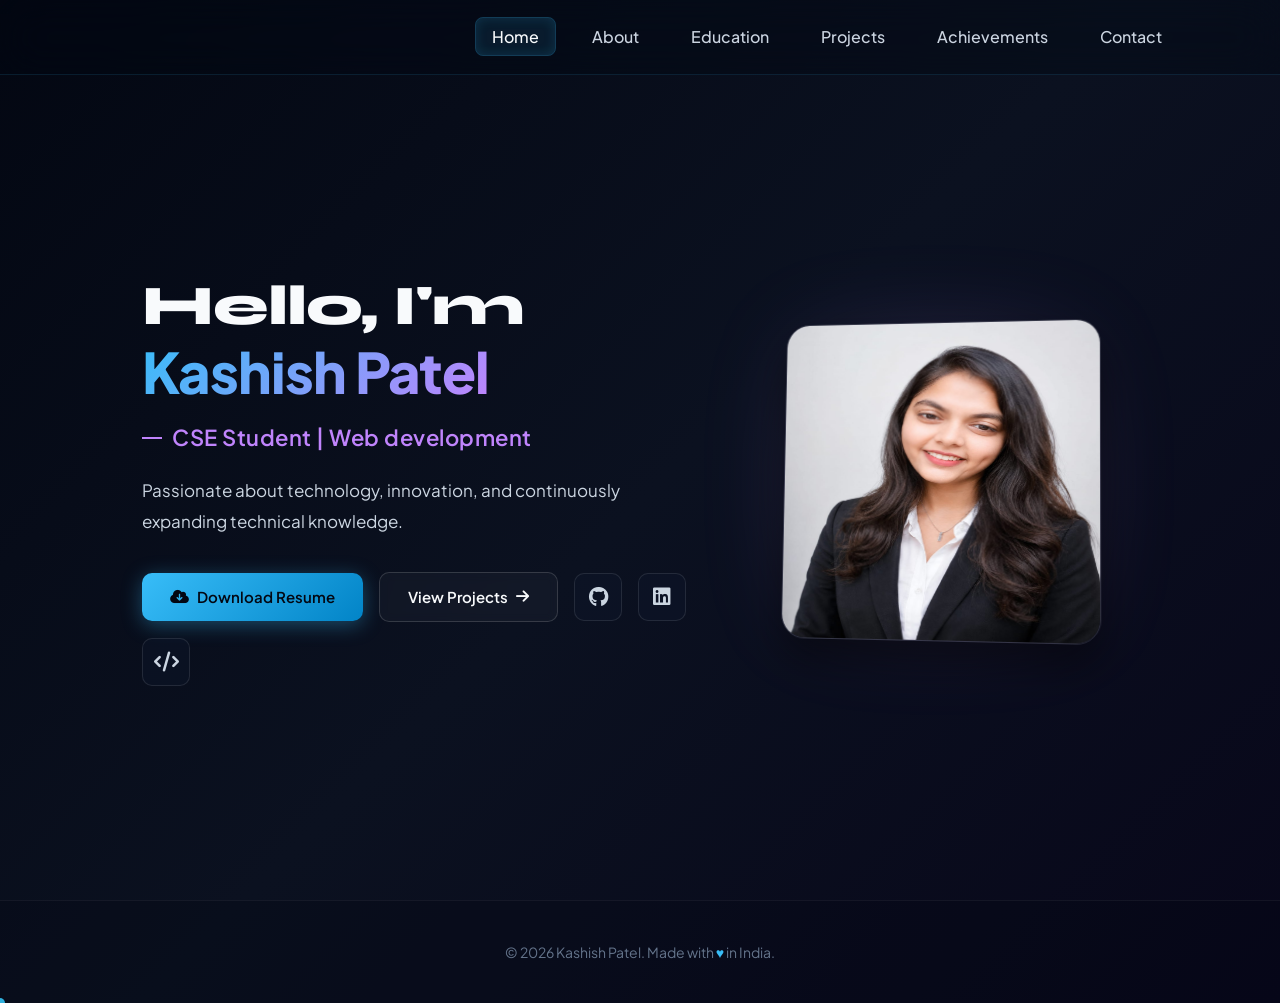
<file: index.html>
<!DOCTYPE html>
<html lang="en">

<head>
    <meta charset="UTF-8">
    <meta name="viewport" content="width=device-width, initial-scale=1.0">
    <title>Kashish Patel - Portfolio</title>
    <link rel="stylesheet" href="style.css">
    <link rel="stylesheet" href="https://cdnjs.cloudflare.com/ajax/libs/font-awesome/6.5.1/css/all.min.css">
</head>

<body>

    <!-- Header / Navbar -->
    <header>
        <nav>
            <h2 class="logo hidden">Kashish Patel</h2>
            <div class="menu-toggle" id="mobile-menu-btn">
                <i class="fa-solid fa-bars"></i>
            </div>
            <ul>
                <li><a href="index.html" class="active">Home</a></li>
                <li><a href="about.html">About</a></li>
                <li><a href="education.html">Education</a></li>
                <li><a href="projects.html">Projects</a></li>
                <li><a href="achievements.html">Achievements</a></li>
                <li><a href="contact.html">Contact</a></li>
            </ul>
        </nav>
    </header>

    <!-- Main Content Container for Dynamic Routing -->
    <main id="main-content">
        <!-- Hero Section -->
        <section class="hero reveal active">
            <div class="hero-text">
                <h1>Hello, I'm <span>Kashish Patel</span></h1>
                <h3>CSE Student | Web development </h3>
                <p>
                    Passionate about technology, innovation, and continuously expanding technical knowledge.
                <div class="buttons">
                    <!-- Resume Download -->
                    <a href="#" class="btn resume-trigger" id="hero-resume-btn">
                        <i class="fa-solid fa-cloud-arrow-down"></i> Download Resume
                    </a>

                    <a href="projects.html" class="btn2">
                        View Projects <i class="fa-solid fa-arrow-right"></i>
                    </a>

                    <!-- Social Handles -->
                    <a href="https://github.com/kasupatel0211-ship-it" target="_blank" aria-label="GitHub">
                        <i class="fa-brands fa-github"></i>
                    </a>

                    <a href="https://www.linkedin.com/in/kashish-patel-b0967933a?utm_source=share_via&utm_content=profile&utm_medium=member_android" target="_blank" aria-label="LinkedIn">
                        <i class="fa-brands fa-linkedin"></i>
                    </a>

                    <!-- LeetCode -->
                    <a href="https://leetcode.com/u/kashish0211/" target="_blank" aria-label="LeetCode">
                        <i class="fa-solid fa-code"></i>
                    </a>
                </div>
            </div>

            <div class="hero-image">
                <img src="image/profile.jpg" alt="Kashish Patel Profile Picture">
            </div>
        </section>
    </main>

    <!-- Footer -->
    <footer>
        <p>&copy; 2026 Kashish Patel. Made with <span>&hearts;</span> in India.</p>
    </footer>

    <script src="script.js"></script>

</body>

</html>
</file>
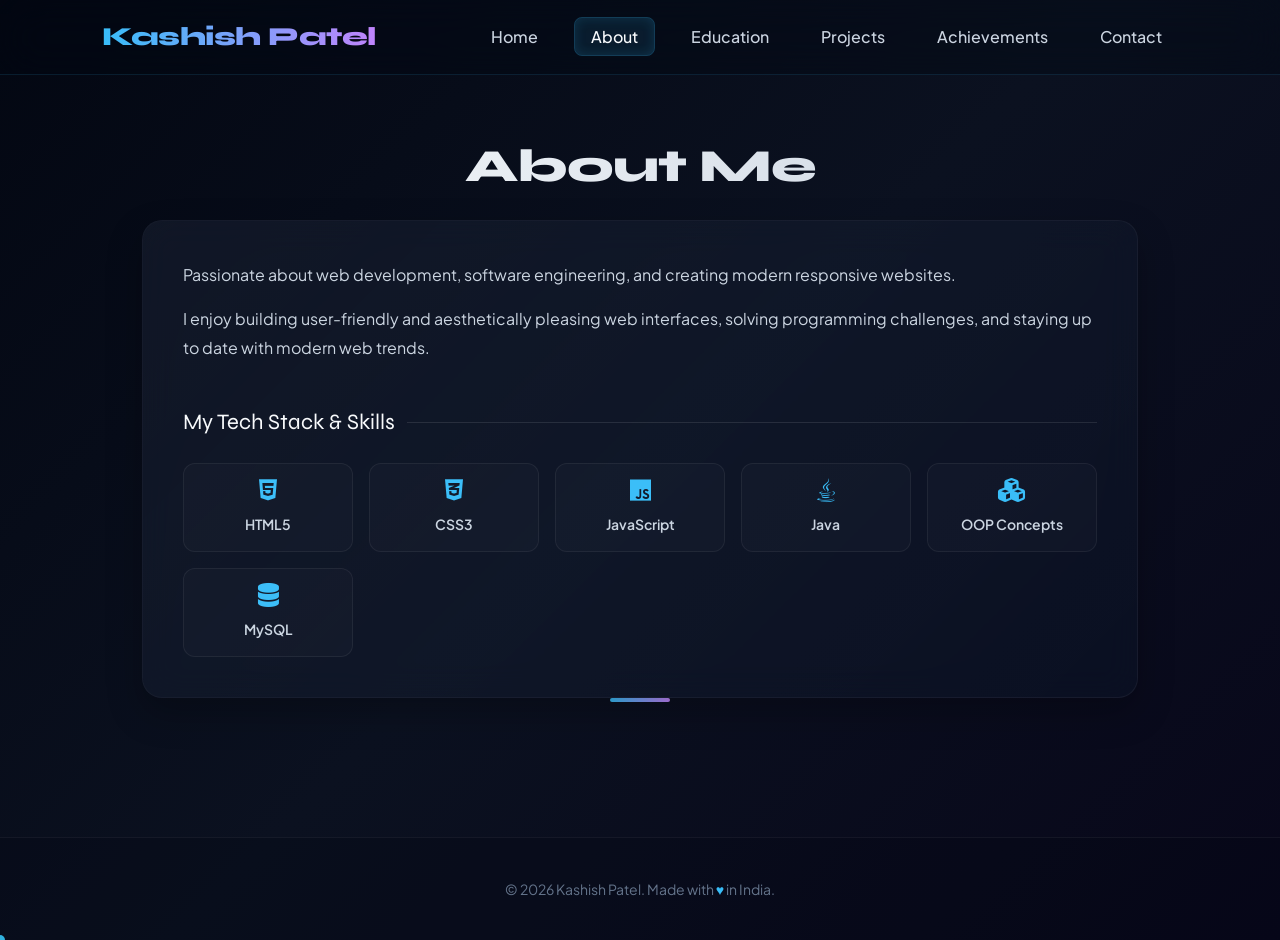
<file: about.html>
<!DOCTYPE html>
<html lang="en">

<head>
    <meta charset="UTF-8">
    <meta name="viewport" content="width=device-width, initial-scale=1.0">
    <title>About - Kashish Patel</title>
    <link rel="stylesheet" href="style.css">
    <link rel="stylesheet" href="https://cdnjs.cloudflare.com/ajax/libs/font-awesome/6.5.1/css/all.min.css">
</head>

<body>

    <!-- Header / Navbar -->
    <header>
        <nav>
            <h2 class="logo">Kashish Patel</h2>
            <div class="menu-toggle" id="mobile-menu-btn">
                <i class="fa-solid fa-bars"></i>
            </div>
            <ul>
                <li><a href="index.html">Home</a></li>
                <li><a href="about.html" class="active">About</a></li>
                <li><a href="education.html">Education</a></li>
                <li><a href="projects.html">Projects</a></li>
                <li><a href="achievements.html">Achievements</a></li>
                <li><a href="contact.html">Contact</a></li>
            </ul>
        </nav>
    </header>

    <!-- Main Content Container for Dynamic Routing -->
    <main id="main-content">
        <section class="page-section reveal active">
            <h1>About Me</h1>
            
            <div class="glass-card">
                <p>
                    Passionate about web development, software engineering,
and creating modern responsive websites.
                </p>
                <p>
                    I enjoy building user-friendly and aesthetically pleasing web interfaces, solving programming challenges, and staying up to date with modern web trends.
                </p>

                <!-- Technical Skills Showcase -->
                <div class="skills-title">My Tech Stack & Skills</div>
                <div class="skills-grid">
                    <div class="skill-tag">
                        <i class="fa-brands fa-html5"></i>
                        <span>HTML5</span>
                    </div>
                    <div class="skill-tag">
                        <i class="fa-brands fa-css3-alt"></i>
                        <span>CSS3</span>
                    </div>
                    <div class="skill-tag">
                        <i class="fa-brands fa-js"></i>
                        <span>JavaScript</span>
                    </div>
                    <div class="skill-tag">
                        <i class="fa-brands fa-java"></i>
                        <span>Java</span>
                    </div>
                    <div class="skill-tag">
                        <i class="fa-solid fa-cubes"></i>
                        <span>OOP Concepts</span>
                    </div>
                    <div class="skill-tag">
                        <i class="fa-solid fa-database"></i>
                        <span>MySQL</span>
                    </div>
                </div>
            </div>
        </section>
    </main>

    <!-- Footer -->
    <footer>
        <p>&copy; 2026 Kashish Patel. Made with <span>&hearts;</span> in India.</p>
    </footer>

    <script src="script.js"></script>

</body>

</html>
</file>
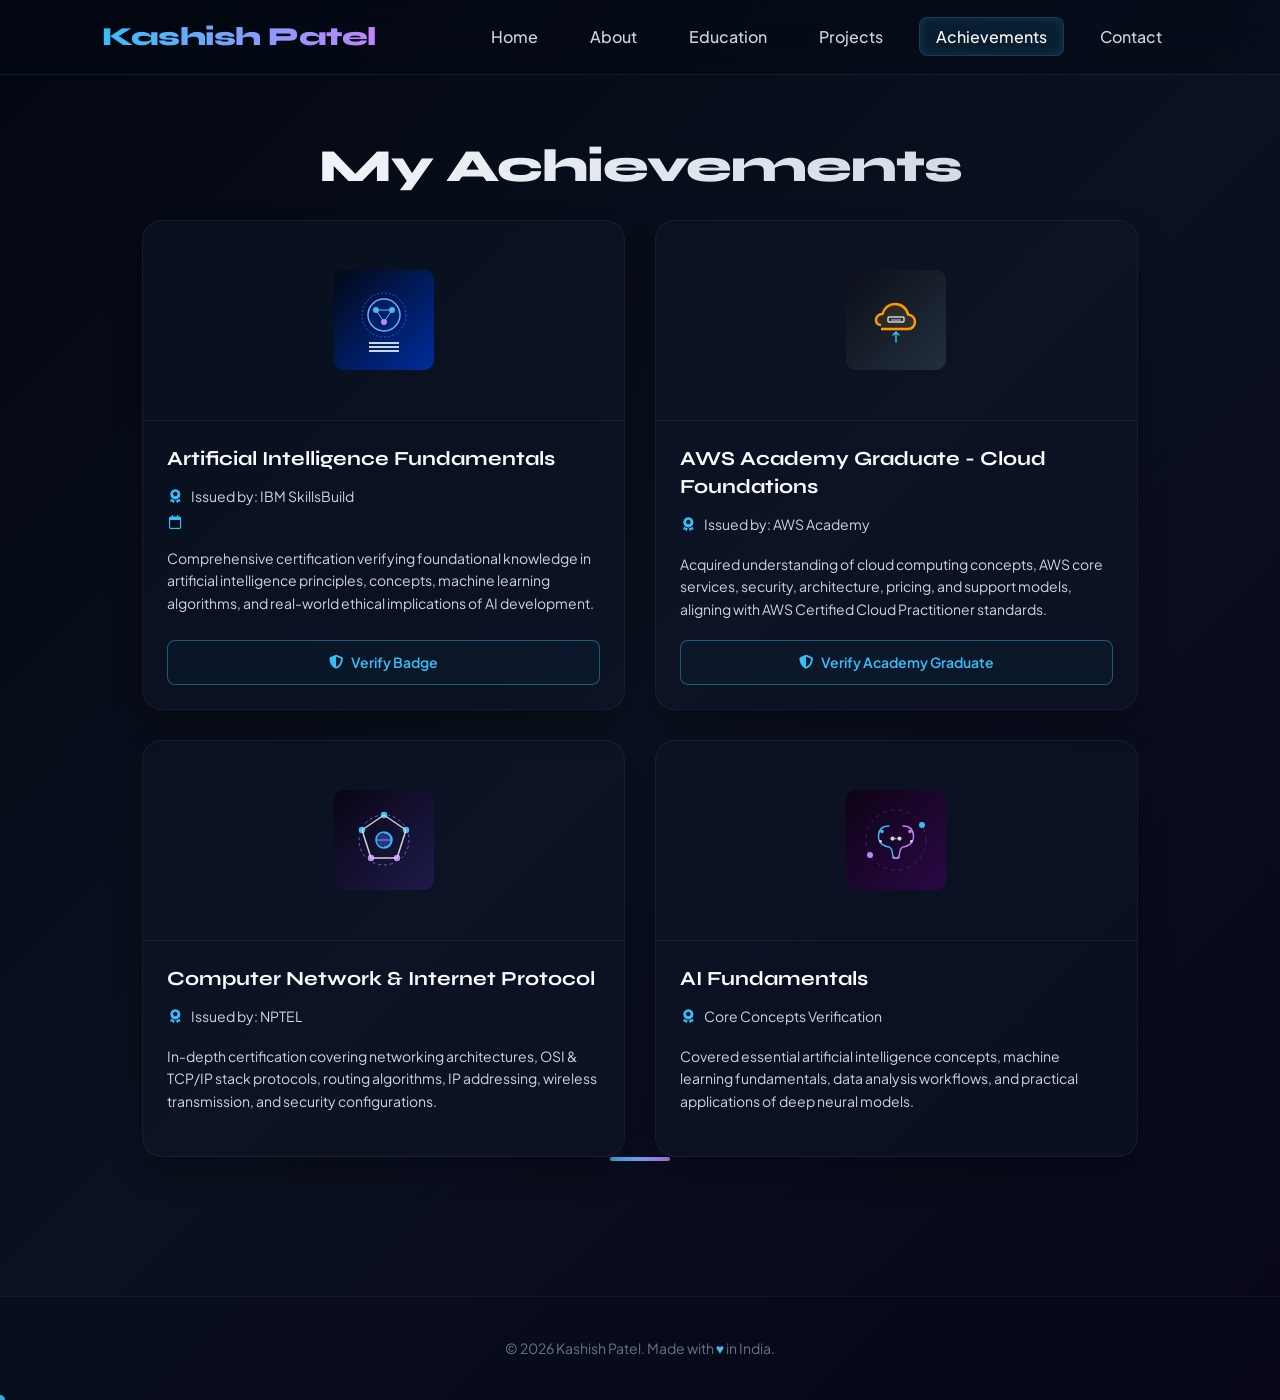
<file: achievements.html>
<!DOCTYPE html>
<html lang="en">

<head>
    <meta charset="UTF-8">
    <meta name="viewport" content="width=device-width, initial-scale=1.0">
    <title>Achievements - Kashish Patel</title>
    <link rel="stylesheet" href="style.css">
    <link rel="stylesheet" href="https://cdnjs.cloudflare.com/ajax/libs/font-awesome/6.5.1/css/all.min.css">
</head>

<body>

    <!-- Starry background & custom cursor handled by script.js dynamically -->

    <!-- Header / Navbar -->
    <header>
        <nav>
            <h2 class="logo">Kashish Patel</h2>
            <div class="menu-toggle" id="mobile-menu-btn">
                <i class="fa-solid fa-bars"></i>
            </div>
            <ul>
                <li><a href="index.html">Home</a></li>
                <li><a href="about.html">About</a></li>
                <li><a href="education.html">Education</a></li>
                <li><a href="projects.html">Projects</a></li>
                <li><a href="achievements.html" class="active">Achievements</a></li>
                <li><a href="contact.html">Contact</a></li>
            </ul>
        </nav>
    </header>

    <!-- Main Content Container for Dynamic Routing -->
    <main id="main-content">
        <section class="page-section reveal active">
            <h1>My Achievements</h1>
            
            <div class="achievement-grid">
                <!-- Certificate 1: IBM AI Fundamentals -->
                <div class="achievement-card">
                    <div class="achievement-banner">
                        <svg viewBox="0 0 100 100" fill="none" xmlns="http://www.w3.org/2000/svg">
                            <rect width="100" height="100" rx="10" fill="url(#ibmGrad)"/>
                            <circle cx="50" cy="45" r="22" stroke="#0f62fe" stroke-width="1" stroke-dasharray="2 2"/>
                            <circle cx="50" cy="45" r="16" fill="#0f62fe" fill-opacity="0.1" stroke="#78a9ff" stroke-width="1.5"/>
                            <circle cx="42" cy="40" r="3" fill="#38bdf8"/>
                            <circle cx="58" cy="40" r="3" fill="#38bdf8"/>
                            <circle cx="50" cy="52" r="3" fill="#c084fc"/>
                            <line x1="42" y1="40" x2="58" y2="40" stroke="#78a9ff" stroke-width="1"/>
                            <line x1="42" y1="40" x2="50" y2="52" stroke="#78a9ff" stroke-width="1"/>
                            <line x1="58" y1="40" x2="50" y2="52" stroke="#78a9ff" stroke-width="1"/>
                            <g transform="translate(35, 72)">
                                <rect width="30" height="2" fill="#cbd5e1"/>
                                <rect y="4" width="30" height="2" fill="#cbd5e1"/>
                                <rect y="8" width="30" height="2" fill="#cbd5e1"/>
                            </g>
                            <defs>
                                <linearGradient id="ibmGrad" x1="0" y1="0" x2="100" y2="100" gradientUnits="userSpaceOnUse">
                                    <stop stop-color="#020817"/>
                                    <stop offset="1" stop-color="#002d9c"/>
                                </linearGradient>
                            </defs>
                        </svg>
                    </div>
                    <div class="achievement-details">
                        <h2>Artificial Intelligence Fundamentals</h2>
                        <div class="achievement-info-meta">
                            <div class="achievement-meta-item">
                                <i class="fa-solid fa-award"></i>
                                <span>Issued by: IBM SkillsBuild</span>
                            </div>
                            <div class="achievement-meta-item">
                                <i class="fa-regular fa-calendar"></i>
                            
                            </div>
                        </div>
                        <p class="achievement-description">
                            Comprehensive certification verifying foundational knowledge in artificial intelligence principles, concepts, machine learning algorithms, and real-world ethical implications of AI development.
                        </p>
                        <div class="achievement-actions">
                            <a href="https://www.credly.com/badges/75a3a4c3-e0a9-4435-9eaf-bb5be7d4f940" target="_blank" class="btn-verify">
                                <i class="fa-solid fa-shield-halved"></i> Verify Badge
                            </a>
                        </div>
                    </div>
                </div>

                <!-- Certificate 2: AWS Academy Cloud Foundations -->
                <div class="achievement-card">
                    <div class="achievement-banner">
                        <svg viewBox="0 0 100 100" fill="none" xmlns="http://www.w3.org/2000/svg">
                            <rect width="100" height="100" rx="10" fill="url(#awsGrad)"/>
                            <path d="M35 55 C32 55 30 53 30 50 C30 46.5 33 44 36.5 44 C38 38 43 34 49 34 C55.5 34 61 38.5 62 44.5 C66 45 69 48 69 52 C69 56 66 59 62 59 L35 59" stroke="#ff9900" stroke-width="2.5" stroke-linejoin="round" fill="#ff9900" fill-opacity="0.1"/>
                            <rect x="42" y="47" width="16" height="5" rx="1" stroke="#cbd5e1" stroke-width="1.5"/>
                            <line x1="45" y1="50" x2="55" y2="50" stroke="#cbd5e1" stroke-width="1"/>
                            <path d="M50 72 V62 M47 65 L50 62 L53 65" stroke="#38bdf8" stroke-width="1.5" stroke-linecap="round"/>
                            <defs>
                                <linearGradient id="awsGrad" x1="0" y1="0" x2="100" y2="100" gradientUnits="userSpaceOnUse">
                                    <stop stop-color="#0b0f19"/>
                                    <stop offset="1" stop-color="#232f3e"/>
                                </linearGradient>
                            </defs>
                        </svg>
                    </div>
                    <div class="achievement-details">
                        <h2>AWS Academy Graduate - Cloud Foundations</h2>
                        <div class="achievement-info-meta">
                            <div class="achievement-meta-item">
                                <i class="fa-solid fa-award"></i>
                                <span>Issued by: AWS Academy</span>
                            </div>
                        </div>
                        <p class="achievement-description">
                            Acquired understanding of cloud computing concepts, AWS core services, security, architecture, pricing, and support models, aligning with AWS Certified Cloud Practitioner standards.
                        </p>
                        <div class="achievement-actions">
                            <a href="https://www.credly.com/go/idMCXJXp" target="_blank" class="btn-verify">
                                <i class="fa-solid fa-shield-halved"></i> Verify Academy Graduate
                            </a>
                        </div>
                    </div>
                </div>

                <!-- Certificate 3: NPTEL Computer Network -->
                <div class="achievement-card">
                    <div class="achievement-banner">
                        <svg viewBox="0 0 100 100" fill="none" xmlns="http://www.w3.org/2000/svg">
                            <rect width="100" height="100" rx="10" fill="url(#nptelGrad)"/>
                            <circle cx="50" cy="50" r="25" stroke="#6366f1" stroke-width="1" stroke-dasharray="3 3"/>
                            <circle cx="50" cy="25" r="4" fill="#38bdf8" stroke="#000" stroke-width="1"/>
                            <circle cx="28" cy="40" r="4" fill="#38bdf8" stroke="#000" stroke-width="1"/>
                            <circle cx="72" cy="40" r="4" fill="#38bdf8" stroke="#000" stroke-width="1"/>
                            <circle cx="37" cy="68" r="4" fill="#c084fc" stroke="#000" stroke-width="1"/>
                            <circle cx="63" cy="68" r="4" fill="#c084fc" stroke="#000" stroke-width="1"/>
                            <line x1="50" y1="25" x2="28" y2="40" stroke="#cbd5e1" stroke-width="1.5"/>
                            <line x1="50" y1="25" x2="72" y2="40" stroke="#cbd5e1" stroke-width="1.5"/>
                            <line x1="28" y1="40" x2="37" y2="68" stroke="#cbd5e1" stroke-width="1.5"/>
                            <line x1="72" y1="40" x2="63" y2="68" stroke="#cbd5e1" stroke-width="1.5"/>
                            <line x1="37" y1="68" x2="63" y2="68" stroke="#cbd5e1" stroke-width="1.5"/>
                            <circle cx="50" cy="50" r="8" fill="#312e81" stroke="#38bdf8" stroke-width="1.5"/>
                            <path d="M43 50 H57 M50 43 A 7 7 0 0 1 50 57" stroke="#38bdf8" stroke-width="1"/>
                            <defs>
                                <linearGradient id="nptelGrad" x1="0" y1="0" x2="100" y2="100" gradientUnits="userSpaceOnUse">
                                    <stop stop-color="#090514"/>
                                    <stop offset="1" stop-color="#1e1b4b"/>
                                </linearGradient>
                            </defs>
                        </svg>
                    </div>
                    <div class="achievement-details">
                        <h2>Computer Network & Internet Protocol</h2>
                        <div class="achievement-info-meta">
                            <div class="achievement-meta-item">
                                <i class="fa-solid fa-award"></i>
                                <span>Issued by: NPTEL</span>
                            </div>
                        </div>
                        <p class="achievement-description">
                            In-depth certification covering networking architectures, OSI & TCP/IP stack protocols, routing algorithms, IP addressing, wireless transmission, and security configurations.
                        </p>
                    </div>
                </div>

                <!-- Certificate 4: AI Fundamentals -->
                <div class="achievement-card">
                    <div class="achievement-banner">
                        <svg viewBox="0 0 100 100" fill="none" xmlns="http://www.w3.org/2000/svg">
                            <rect width="100" height="100" rx="10" fill="url(#aiGrad)"/>
                            <g transform="translate(15, 15) scale(0.7)">
                                <path d="M40 30 C30 30 25 35 25 45 C25 55 35 60 40 60 C42 60 45 65 45 70 C45 75 50 78 55 75" stroke="#38bdf8" stroke-width="2" stroke-linecap="round" fill="none"/>
                                <path d="M60 30 C70 30 75 35 75 45 C75 55 65 60 60 60 C58 60 55 65 55 70 C55 75 50 78 45 75" stroke="#c084fc" stroke-width="2" stroke-linecap="round" fill="none"/>
                                <circle cx="30" cy="38" r="2.5" fill="#38bdf8"/>
                                <circle cx="45" cy="48" r="3" fill="#cbd5e1"/>
                                <circle cx="55" cy="48" r="3" fill="#cbd5e1"/>
                                <circle cx="70" cy="38" r="2.5" fill="#c084fc"/>
                                <circle cx="28" cy="52" r="2" fill="#cbd5e1"/>
                                <circle cx="72" cy="52" r="2" fill="#cbd5e1"/>
                                <line x1="45" y1="48" x2="55" y2="48" stroke="#cbd5e1" stroke-width="1.5" stroke-dasharray="1 1"/>
                            </g>
                            <circle cx="50" cy="50" r="30" stroke="#c084fc" stroke-width="1" stroke-opacity="0.2" stroke-dasharray="4 4"/>
                            <circle cx="76" cy="35" r="3" fill="#38bdf8"/>
                            <circle cx="24" cy="65" r="3" fill="#c084fc"/>
                            <defs>
                                <linearGradient id="aiGrad" x1="0" y1="0" x2="100" y2="100" gradientUnits="userSpaceOnUse">
                                    <stop stop-color="#0d0415"/>
                                    <stop offset="1" stop-color="#2a0845"/>
                                </linearGradient>
                            </defs>
                        </svg>
                    </div>
                    <div class="achievement-details">
                        <h2>AI Fundamentals</h2>
                        <div class="achievement-info-meta">
                            <div class="achievement-meta-item">
                                <i class="fa-solid fa-award"></i>
                                <span>Core Concepts Verification</span>
                            </div>
                        </div>
                        <p class="achievement-description">
                            Covered essential artificial intelligence concepts, machine learning fundamentals, data analysis workflows, and practical applications of deep neural models.
                        </p>
                    </div>
                </div>
            </div>
        </section>
    </main>

    <!-- Footer -->
    <footer>
        <p>&copy; 2026 Kashish Patel. Made with <span>&hearts;</span> in India.</p>
    </footer>

    <script src="script.js"></script>

</body>

</html>
</file>
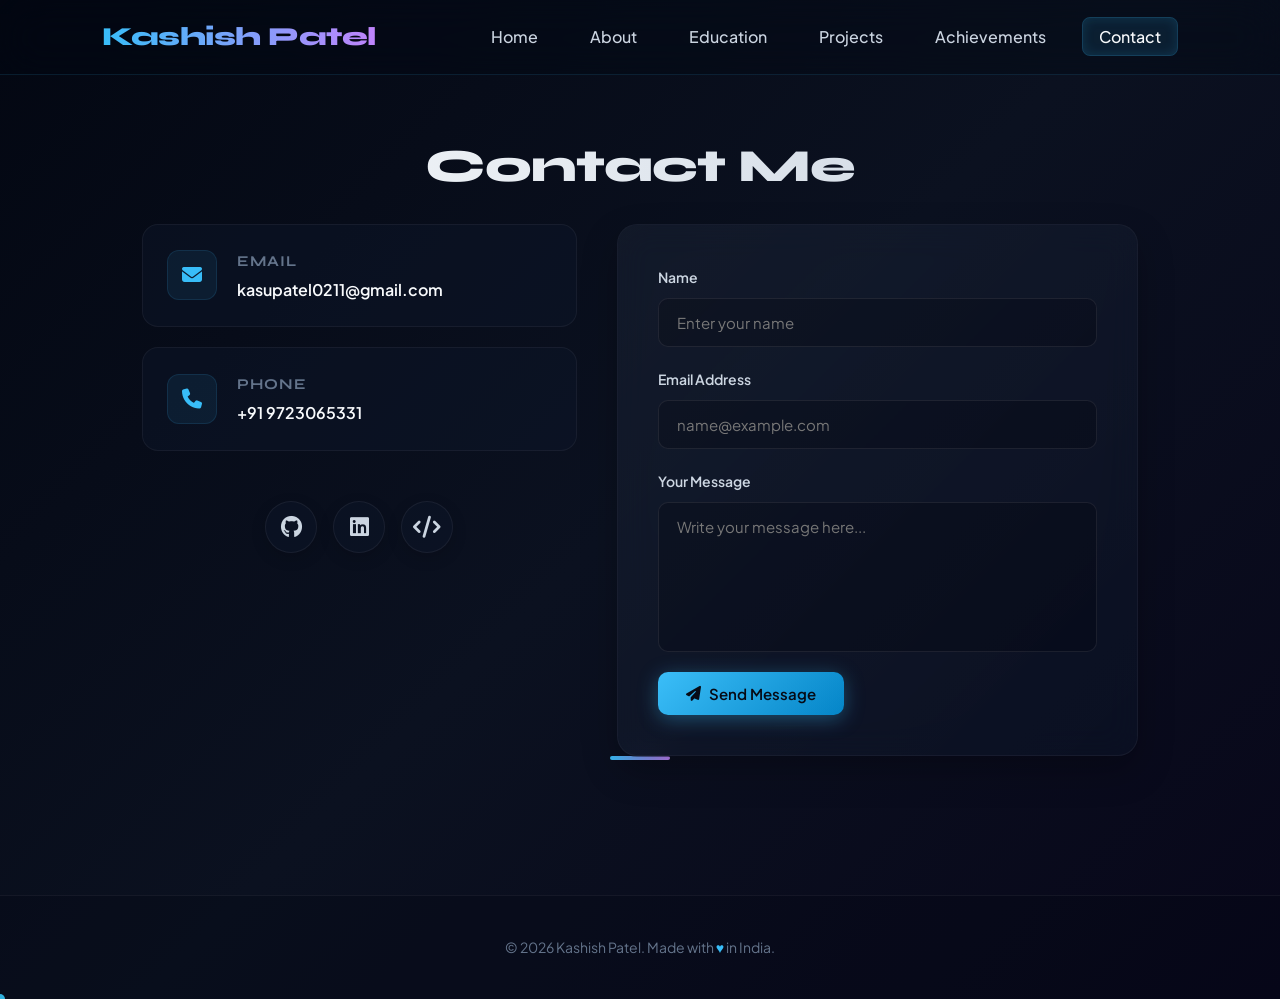
<file: contact.html>
<!DOCTYPE html>
<html lang="en">

<head>
    <meta charset="UTF-8">
    <meta name="viewport" content="width=device-width, initial-scale=1.0">
    <title>Contact - Kashish Patel</title>
    <link rel="stylesheet" href="style.css">
    <link rel="stylesheet" href="https://cdnjs.cloudflare.com/ajax/libs/font-awesome/6.5.1/css/all.min.css">
</head>

<body>

    <!-- Header / Navbar -->
    <header>
        <nav>
            <h2 class="logo">Kashish Patel</h2>
            <div class="menu-toggle" id="mobile-menu-btn">
                <i class="fa-solid fa-bars"></i>
            </div>
            <ul>
                <li><a href="index.html">Home</a></li>
                <li><a href="about.html">About</a></li>
                <li><a href="education.html">Education</a></li>
                <li><a href="projects.html">Projects</a></li>
                <li><a href="achievements.html">Achievements</a></li>
                <li><a href="contact.html" class="active">Contact</a></li>
            </ul>
        </nav>
    </header>

    <!-- Main Content Container for Dynamic Routing -->
    <main id="main-content">
        <section class="page-section reveal active">
            <h1>Contact Me</h1>
            
            <div class="contact-container">
                <!-- Left Column: Contact Cards -->
                <div class="contact-info">
                    <!-- Email Card -->
                    <div class="contact-item">
                        <div class="contact-icon">
                            <i class="fa-solid fa-envelope"></i>
                        </div>
                        <div class="contact-text">
                            <h3>Email</h3>
                            <p>kasupatel0211@gmail.com</p>
                        </div>
                    </div>

                    <!-- Phone Card -->
                    <div class="contact-item">
                        <div class="contact-icon">
                            <i class="fa-solid fa-phone"></i>
                        </div>
                        <div class="contact-text">
                            <h3>Phone</h3>
                            <p>+91 9723065331</p>
                        </div>
                    </div>

                    <!-- Social Icons Box -->
                    <div class="center">
                        <div class="social-icons">
                            <a href="https://github.com/kasupatel0211-ship-it" target="_blank" aria-label="GitHub">
                                <i class="fa-brands fa-github"></i>
                            </a>
                            <a href="https://www.linkedin.com/in/kashish-patel-b0967933a?utm_source=share_via&utm_content=profile&utm_medium=member_android" target="_blank" aria-label="LinkedIn">
                                <i class="fa-brands fa-linkedin"></i>
                            </a>
                            <a href="https://leetcode.com/u/kashish0211/" target="_blank" aria-label="LeetCode">
                                <i class="fa-solid fa-code"></i>
                            </a>
                        </div>
                    </div>
                </div>

                <!-- Right Column: Interactive Styled Form -->
                <div class="glass-card">
                    <form class="contact-form">
                        <div class="form-group">
                            <label for="form-name">Name</label>
                            <input type="text" id="form-name" class="form-control" placeholder="Enter your name" required>
                        </div>
                        <div class="form-group">
                            <label for="form-email">Email Address</label>
                            <input type="email" id="form-email" class="form-control" placeholder="name@example.com" required>
                        </div>
                        <div class="form-group">
                            <label for="form-message">Your Message</label>
                            <textarea id="form-message" class="form-control" placeholder="Write your message here..." required></textarea>
                        </div>
                        <button type="submit" class="btn form-submit-btn">
                            <i class="fa-solid fa-paper-plane"></i> Send Message
                        </button>
                    </form>
                </div>
            </div>
        </section>
    </main>

    <!-- Footer -->
    <footer>
        <p>&copy; 2026 Kashish Patel. Made with <span>&hearts;</span> in India.</p>
    </footer>

    <script src="script.js"></script>

</body>

</html>
</file>
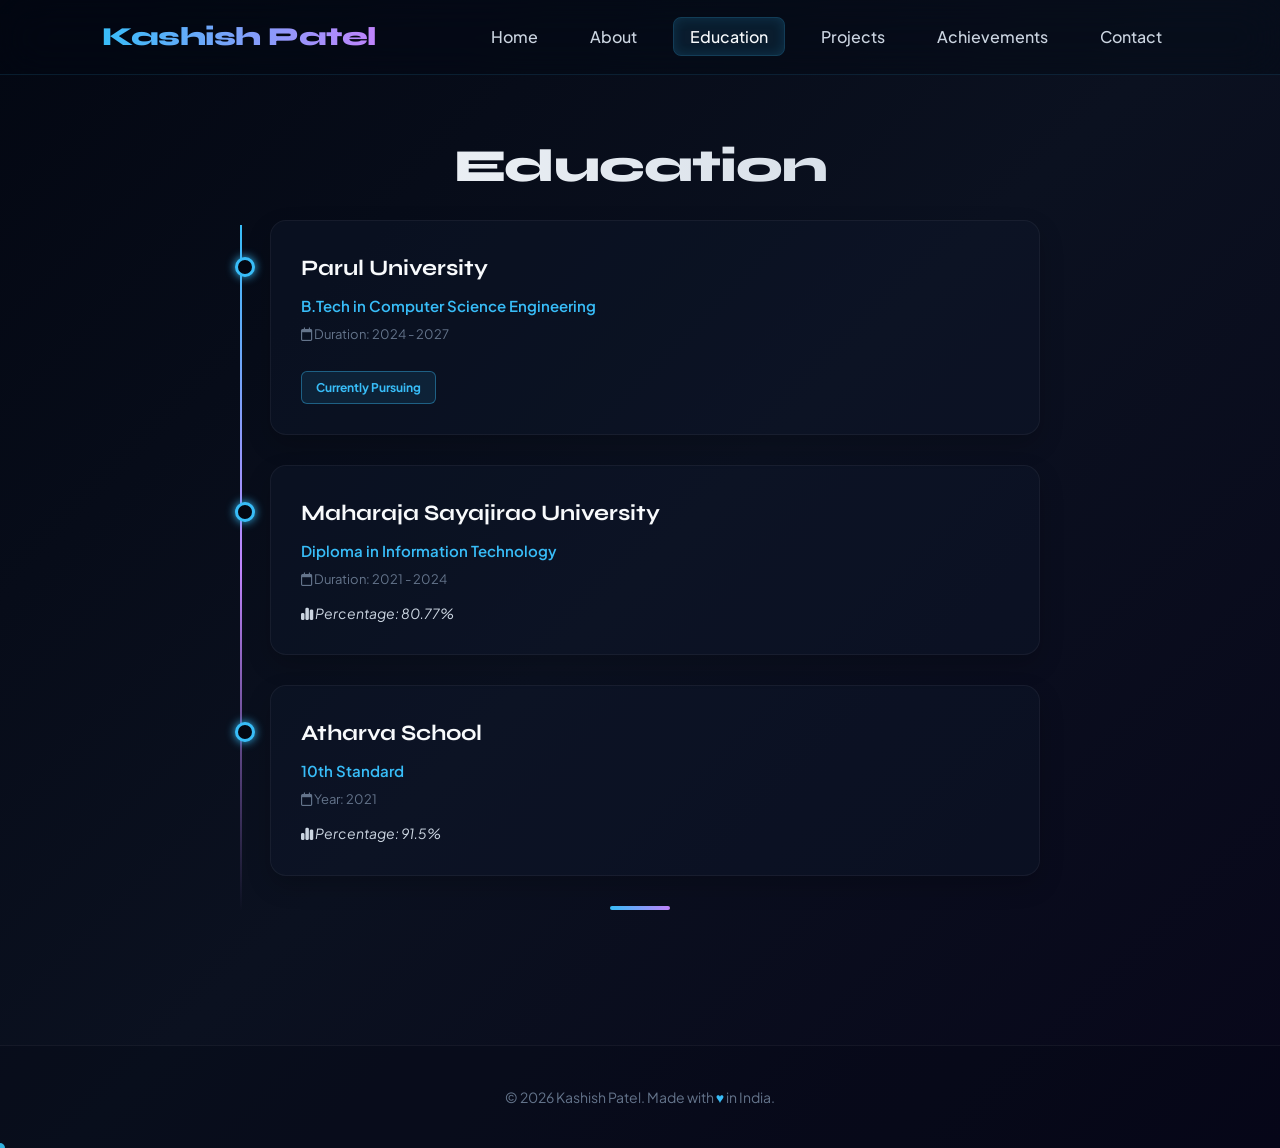
<file: education.html>
<!DOCTYPE html>
<html lang="en">

<head>
    <meta charset="UTF-8">
    <meta name="viewport" content="width=device-width, initial-scale=1.0">
    <title>Education - Kashish Patel</title>
    <link rel="stylesheet" href="style.css">
    <link rel="stylesheet" href="https://cdnjs.cloudflare.com/ajax/libs/font-awesome/6.5.1/css/all.min.css">
</head>

<body>

    <!-- Header / Navbar -->
    <header>
        <nav>
            <h2 class="logo">Kashish Patel</h2>
            <div class="menu-toggle" id="mobile-menu-btn">
                <i class="fa-solid fa-bars"></i>
            </div>
            <ul>
                <li><a href="index.html">Home</a></li>
                <li><a href="about.html">About</a></li>
                <li><a href="education.html" class="active">Education</a></li>
                <li><a href="projects.html">Projects</a></li>
                <li><a href="achievements.html">Achievements</a></li>
                <li><a href="contact.html">Contact</a></li>
            </ul>
        </nav>
    </header>

    <!-- Main Content Container for Dynamic Routing -->
    <main id="main-content">
        <section class="page-section reveal active">
            <h1>Education</h1>
            
            <div class="education-container">
                <!-- Parul University -->
                <div class="edu-card">
                    <h2>Parul University</h2>
                    <p class="edu-degree">B.Tech in Computer Science Engineering</p>
                    <p class="edu-duration"><i class="fa-regular fa-calendar"></i> Duration: 2024 - 2027</p>
                    <span>Currently Pursuing</span>
                </div>

                <!-- Maharaja Sayajirao University -->
                <div class="edu-card">
                    <h2>Maharaja Sayajirao University</h2>
                    <p class="edu-degree">Diploma in Information Technology</p>
                    <p class="edu-duration"><i class="fa-regular fa-calendar"></i> Duration: 2021 - 2024</p>
                    <p class="edu-grade"><i class="fa-solid fa-chart-simple"></i> Percentage: 80.77%</p>
                </div>

                <!-- Atharva School -->
                <div class="edu-card">
                    <h2>Atharva School</h2>
                    <p class="edu-degree">10th Standard</p>
                    <p class="edu-duration"><i class="fa-regular fa-calendar"></i> Year: 2021</p>
                    <p class="edu-grade"><i class="fa-solid fa-chart-simple"></i> Percentage: 91.5%</p>
                </div>
            </div>
        </section>
    </main>

    <!-- Footer -->
    <footer>
        <p>&copy; 2026 Kashish Patel. Made with <span>&hearts;</span> in India.</p>
    </footer>

    <script src="script.js"></script>

</body>

</html>
</file>
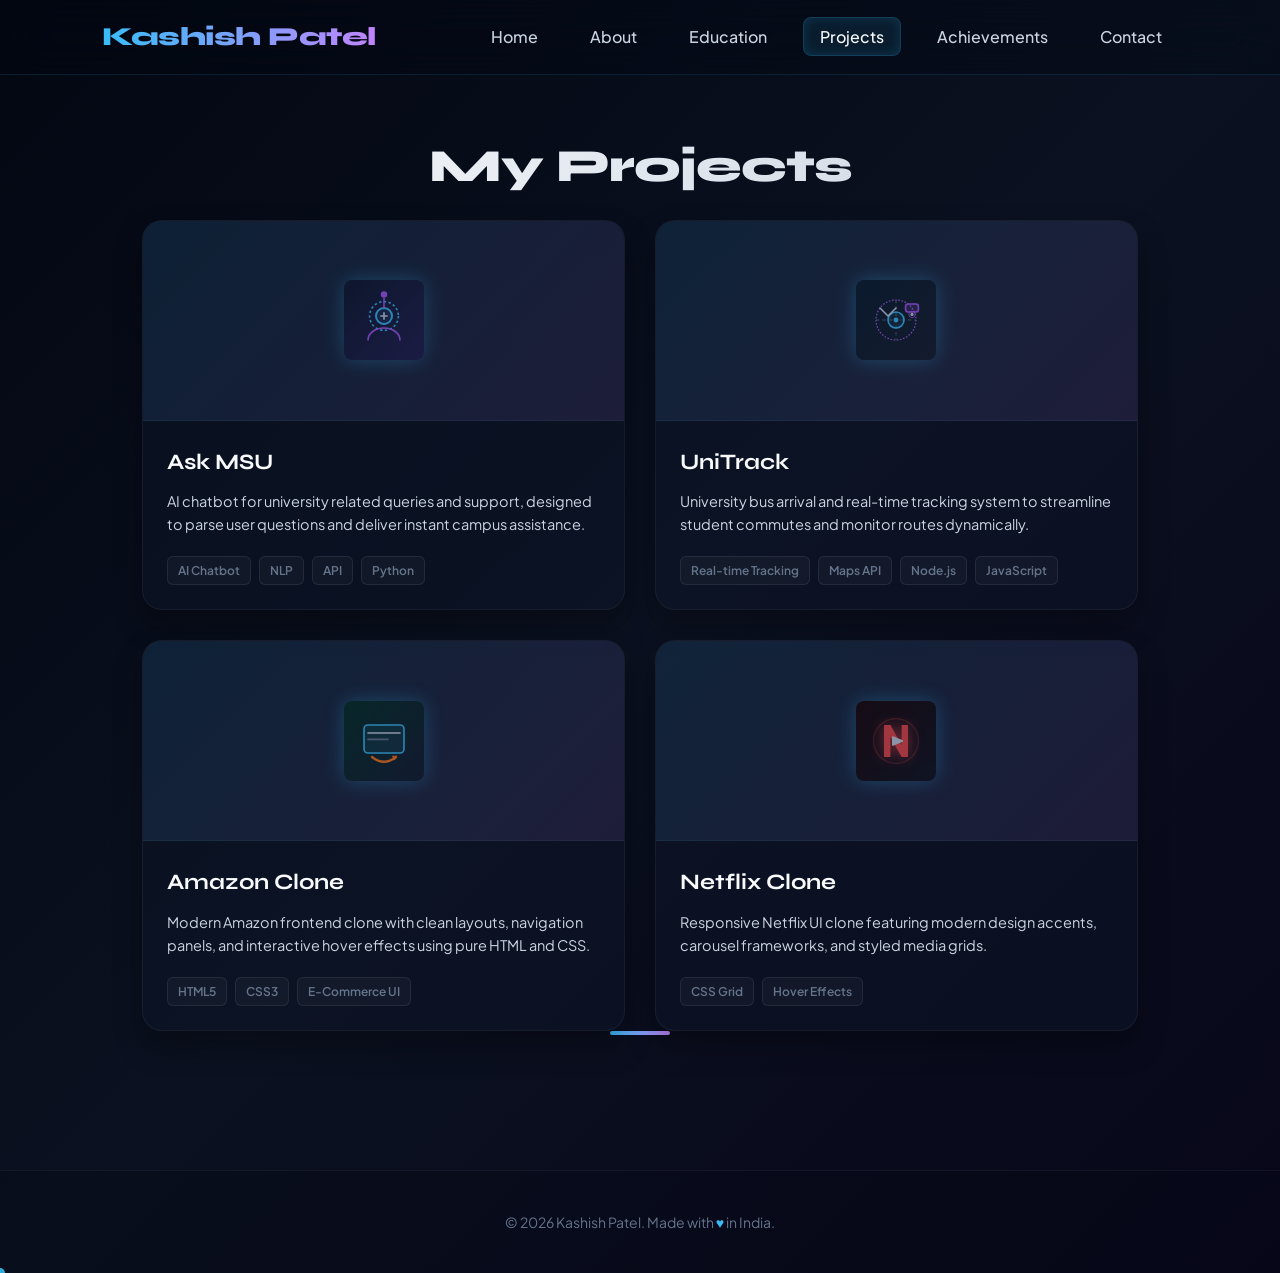
<file: projects.html>
<!DOCTYPE html>
<html lang="en">

<head>
    <meta charset="UTF-8">
    <meta name="viewport" content="width=device-width, initial-scale=1.0">
    <title>Projects - Kashish Patel</title>
    <link rel="stylesheet" href="style.css">
    <link rel="stylesheet" href="https://cdnjs.cloudflare.com/ajax/libs/font-awesome/6.5.1/css/all.min.css">
</head>

<body>

    <!-- Header / Navbar -->
    <header>
        <nav>
            <h2 class="logo">Kashish Patel</h2>
            <div class="menu-toggle" id="mobile-menu-btn">
                <i class="fa-solid fa-bars"></i>
            </div>
            <ul>
                <li><a href="index.html">Home</a></li>
                <li><a href="about.html">About</a></li>
                <li><a href="education.html">Education</a></li>
                <li><a href="projects.html" class="active">Projects</a></li>
                <li><a href="achievements.html">Achievements</a></li>
                <li><a href="contact.html">Contact</a></li>
            </ul>
        </nav>
    </header>

    <!-- Main Content Container for Dynamic Routing -->
    <main id="main-content">
        <section class="page-section reveal active">
            <h1>My Projects</h1>
            
            <div class="project-grid">
                <!-- Ask MSU -->
                <div class="project-card">
                    <div class="project-banner">
                        <!-- AI Chatbot SVG Illustration -->
                        <svg viewBox="0 0 100 100" fill="none" xmlns="http://www.w3.org/2000/svg">
                            <rect width="100" height="100" rx="10" fill="url(#bgGrad1)"/>
                            <circle cx="50" cy="45" r="18" stroke="#38bdf8" stroke-width="2" stroke-dasharray="3 3"/>
                            <path d="M40 45C40 39.4772 44.4772 35 50 35C55.5228 35 60 39.4772 60 45C60 50.5228 55.5228 55 50 55C44.4772 55 40 50.5228 40 45Z" fill="#38bdf8" fill-opacity="0.1" stroke="#38bdf8" stroke-width="2.5"/>
                            <path d="M46 45H54M50 41V49" stroke="#cbd5e1" stroke-width="2" stroke-linecap="round"/>
                            <path d="M30 75C30 66.7157 38.9543 60 50 60C61.0457 60 70 66.7157 70 75" stroke="#a855f7" stroke-width="2" stroke-linecap="round"/>
                            <circle cx="50" cy="18" r="4" fill="#a855f7" />
                            <line x1="50" y1="22" x2="50" y2="35" stroke="#a855f7" stroke-width="2" />
                            <defs>
                                <linearGradient id="bgGrad1" x1="0" y1="0" x2="100" y2="100" gradientUnits="userSpaceOnUse">
                                    <stop stop-color="#0b1329"/>
                                    <stop offset="1" stop-color="#1e1b4b"/>
                                </linearGradient>
                            </defs>
                        </svg>
                    </div>
                    <div class="project-details">
                        <h2>Ask MSU</h2>
                        <p>
                            AI chatbot for university related queries and support, designed to parse user questions and deliver instant campus assistance.
                        </p>
                        <div class="project-tags">
                            <span>AI Chatbot</span>
                            <span>NLP</span>
                            <span>API</span>
                            <span>Python</span>
                        </div>
                    </div>
                </div>

                <!-- UniTrack -->
                <div class="project-card">
                    <div class="project-banner">
                        <!-- Tracking System SVG Illustration -->
                        <svg viewBox="0 0 100 100" fill="none" xmlns="http://www.w3.org/2000/svg">
                            <rect width="100" height="100" rx="10" fill="url(#bgGrad2)"/>
                            <path d="M25 50 H75 M50 25 V75" stroke="#64748b" stroke-width="1" stroke-dasharray="4 4"/>
                            <circle cx="50" cy="50" r="25" stroke="#a855f7" stroke-width="1.5" stroke-dasharray="2 2"/>
                            <circle cx="50" cy="50" r="10" stroke="#38bdf8" stroke-width="2" fill="#38bdf8" fill-opacity="0.1"/>
                            <circle cx="50" cy="50" r="3" fill="#38bdf8"/>
                            <path d="M30 35 L40 45 L50 35" stroke="#cbd5e1" stroke-width="2" stroke-linecap="round" stroke-linejoin="round"/>
                            <rect x="62" y="30" width="16" height="10" rx="3" fill="#a855f7" fill-opacity="0.2" stroke="#a855f7" stroke-width="2"/>
                            <circle cx="70" cy="43" r="2" fill="#cbd5e1"/>
                            <circle cx="70" cy="43" r="4" stroke="#a855f7" stroke-width="1"/>
                            <defs>
                                <linearGradient id="bgGrad2" x1="0" y1="0" x2="100" y2="100" gradientUnits="userSpaceOnUse">
                                    <stop stop-color="#061727"/>
                                    <stop offset="1" stop-color="#111827"/>
                                </linearGradient>
                            </defs>
                        </svg>
                    </div>
                    <div class="project-details">
                        <h2>UniTrack</h2>
                        <p>
                            University bus arrival and real-time tracking system to streamline student commutes and monitor routes dynamically.
                        </p>
                        <div class="project-tags">
                            <span>Real-time Tracking</span>
                            <span>Maps API</span>
                            <span>Node.js</span>
                            <span>JavaScript</span>
                        </div>
                    </div>
                </div>

                <!-- Amazon Clone -->
                <div class="project-card">
                    <div class="project-banner">
                        <!-- Amazon Clone SVG Illustration -->
                        <svg viewBox="0 0 100 100" fill="none" xmlns="http://www.w3.org/2000/svg">
                            <rect width="100" height="100" rx="10" fill="url(#bgGrad3)"/>
                            <rect x="25" y="30" width="50" height="35" rx="5" fill="#38bdf8" fill-opacity="0.1" stroke="#38bdf8" stroke-width="2"/>
                            <line x1="30" y1="40" x2="70" y2="40" stroke="#cbd5e1" stroke-width="2" stroke-linecap="round"/>
                            <line x1="30" y1="48" x2="55" y2="48" stroke="#64748b" stroke-width="2" stroke-linecap="round"/>
                            <path d="M35 70 Q50 82 65 70" stroke="#f97316" stroke-width="3" stroke-linecap="round"/>
                            <path d="M63 74 L66 69 L60 69" fill="#f97316" stroke="#f97316" stroke-width="1"/>
                            <defs>
                                <linearGradient id="bgGrad3" x1="0" y1="0" x2="100" y2="100" gradientUnits="userSpaceOnUse">
                                    <stop stop-color="#022c22"/>
                                    <stop offset="1" stop-color="#0f172a"/>
                                </linearGradient>
                            </defs>
                        </svg>
                    </div>
                    <div class="project-details">
                        <h2>Amazon Clone</h2>
                        <p>
                            Modern Amazon frontend clone with clean layouts, navigation panels, and interactive hover effects using pure HTML and CSS.
                        </p>
                        <div class="project-tags">
                            <span>HTML5</span>
                            <span>CSS3</span>
                            <span>E-Commerce UI</span>
                            
                        </div>
                    </div>
                </div>

                <!-- Netflix Clone -->
                <div class="project-card">
                    <div class="project-banner">
                        <!-- Netflix Clone SVG Illustration -->
                        <svg viewBox="0 0 100 100" fill="none" xmlns="http://www.w3.org/2000/svg">
                            <rect width="100" height="100" rx="10" fill="url(#bgGrad4)"/>
                            <path d="M35 30 V70 H43 V45 L57 70 H65 V30 H57 V55 L43 30 H35 Z" fill="#ef4444" filter="drop-shadow(0 0 8px rgba(239,68,68,0.7))"/>
                            <circle cx="50" cy="50" r="28" stroke="#ef4444" stroke-width="1.5" stroke-opacity="0.3"/>
                            <path d="M46 45 L58 50 L46 55 Z" fill="#cbd5e1" stroke="#cbd5e1" stroke-width="2" stroke-linejoin="round"/>
                            <defs>
                                <linearGradient id="bgGrad4" x1="0" y1="0" x2="100" y2="100" gradientUnits="userSpaceOnUse">
                                    <stop stop-color="#180202"/>
                                    <stop offset="1" stop-color="#0b0f19"/>
                                </linearGradient>
                            </defs>
                        </svg>
                    </div>
                    <div class="project-details">
                        <h2>Netflix Clone</h2>
                        <p>
                            Responsive Netflix UI clone featuring modern design accents, carousel frameworks, and styled media grids.
                        </p>
                        <div class="project-tags">
                            
                            <span>CSS Grid</span>
                            
                            <span>Hover Effects</span>
                        </div>
                    </div>
                </div>
            </div>
        </section>
    </main>

    <!-- Footer -->
    <footer>
        <p>&copy; 2026 Kashish Patel. Made with <span>&hearts;</span> in India.</p>
    </footer>

    <script src="script.js"></script>

</body>

</html>
</file>
<file: style.css>
@import url('https://fonts.googleapis.com/css2?family=Plus+Jakarta+Sans:wght@300;400;500;600;700&family=Syne:wght@700;800&display=swap');

:root {
    --bg-dark: #030712;
    --bg-space: #0b1120;
    --bg-card: rgba(15, 23, 42, 0.45);
    --border-glow: rgba(56, 189, 248, 0.12);
    --primary: #38bdf8; /* sky-400 */
    --primary-glow: rgba(56, 189, 248, 0.4);
    --secondary: #c084fc; /* purple-400 */
    --secondary-glow: rgba(192, 132, 252, 0.4);
    --text-main: #f8fafc;
    --text-muted: #cbd5e1;
    --text-dim: #64748b;
    --success: #34d399;
    --transition-fast: 0.25s cubic-bezier(0.4, 0, 0.2, 1);
    --transition-slow: 0.5s cubic-bezier(0.4, 0, 0.2, 1);
}

/* Base Styles & Typography */
* {
    margin: 0;
    padding: 0;
    box-sizing: border-box;
    font-family: 'Plus Jakarta Sans', sans-serif;
    outline: none;
}

html {
    scroll-behavior: smooth;
    background: var(--bg-dark);
    scrollbar-width: thin;
    scrollbar-color: var(--primary-glow) var(--bg-dark);
}

/* Custom Scrollbar */
::-webkit-scrollbar {
    width: 8px;
}
::-webkit-scrollbar-track {
    background: var(--bg-dark);
}
::-webkit-scrollbar-thumb {
    background: var(--bg-card);
    border-radius: 4px;
    border: 1px solid var(--border-glow);
}
::-webkit-scrollbar-thumb:hover {
    background: var(--primary-glow);
}

body {
    background: linear-gradient(135deg, var(--bg-dark) 0%, var(--bg-space) 50%, #08071a 100%);
    color: var(--text-main);
    min-height: 100vh;
    overflow-x: hidden;
    position: relative;
    line-height: 1.6;
}

/* Starry Canvas Background */
#bg-canvas {
    position: fixed;
    top: 0;
    left: 0;
    width: 100%;
    height: 100%;
    z-index: -1;
    pointer-events: none;
}

/* Custom Cursor */
.custom-cursor {
    width: 10px;
    height: 10px;
    background: var(--primary);
    border-radius: 50%;
    position: fixed;
    transform: translate(-50%, -50%);
    pointer-events: none;
    z-index: 9999;
    transition: width 0.2s, height 0.2s, background-color 0.2s;
    mix-blend-mode: difference;
}

.custom-cursor-ring {
    width: 40px;
    height: 40px;
    border: 1.5px solid var(--primary-glow);
    border-radius: 50%;
    position: fixed;
    transform: translate(-50%, -50%);
    pointer-events: none;
    z-index: 9998;
    transition: transform 0.08s ease-out, width 0.2s, height 0.2s, border-color 0.2s;
}

/* Scale cursor on interactive hover */
.custom-cursor.hovered {
    width: 25px;
    height: 25px;
    background: var(--secondary);
}

.custom-cursor-ring.hovered {
    width: 60px;
    height: 60px;
    border-color: var(--secondary-glow);
    background: rgba(192, 132, 252, 0.05);
}

/* Dynamic Page Transition Overlay */
.transition-overlay {
    position: fixed;
    top: 0;
    left: 0;
    width: 100%;
    height: 100vh;
    background: var(--bg-dark);
    z-index: 99999;
    pointer-events: none;
    transform: scaleY(0);
    transform-origin: bottom;
    transition: transform 0.6s cubic-bezier(0.85, 0, 0.15, 1);
    display: flex;
    justify-content: center;
    align-items: center;
}

.transition-overlay::after {
    content: '';
    width: 60px;
    height: 60px;
    border: 3px solid transparent;
    border-top-color: var(--primary);
    border-radius: 50%;
    animation: spinner 0.8s linear infinite;
    opacity: 0;
    transition: opacity 0.3s;
}

.transition-overlay.active {
    transform: scaleY(1);
    transform-origin: top;
    pointer-events: all;
}

.transition-overlay.active::after {
    opacity: 1;
    delay: 0.2s;
}

@keyframes spinner {
    to { transform: rotate(360deg); }
}

/* Header & Glass Navbar */
header {
    width: 100%;
    padding: 16px 8%;
    position: fixed;
    top: 0;
    z-index: 900;
    background: rgba(3, 7, 18, 0.3);
    backdrop-filter: blur(20px);
    border-bottom: 1px solid var(--border-glow);
    transition: padding var(--transition-fast), background var(--transition-fast);
}

header.scrolled {
    padding: 12px 8%;
    background: rgba(3, 7, 18, 0.7);
    box-shadow: 0 10px 30px rgba(0,0,0,0.4);
}

nav {
    display: flex;
    justify-content: space-between;
    align-items: center;
    max-width: 1200px;
    margin: 0 auto;
}

.logo {
    font-family: 'Syne', sans-serif;
    font-weight: 800;
    font-size: 26px;
    letter-spacing: -0.5px;
    background: linear-gradient(to right, var(--primary), var(--secondary));
    -webkit-background-clip: text;
    -webkit-text-fill-color: transparent;
    cursor: pointer;
    transition: opacity var(--transition-fast), transform var(--transition-fast);
}

.logo.hidden {
    opacity: 0;
    pointer-events: none;
}

.logo:hover {
    transform: scale(1.02);
}

nav ul {
    display: flex;
    list-style: none;
    align-items: center;
    position: relative;
}

nav ul li {
    margin-left: 20px;
}

nav ul li a {
    color: var(--text-muted);
    font-size: 16px;
    font-weight: 500;
    padding: 8px 16px;
    border-radius: 8px;
    transition: var(--transition-fast);
    text-decoration: none;
    position: relative;
}

nav ul li a:hover {
    color: var(--primary);
    background: rgba(56, 189, 248, 0.05);
}

nav ul li a.active {
    color: var(--text-main);
    background: rgba(56, 189, 248, 0.1);
    box-shadow: inset 0 0 12px rgba(56, 189, 248, 0.15);
    border: 1px solid rgba(56, 189, 248, 0.2);
}

/* Mobile Hamburguer Menu */
.menu-toggle {
    display: none;
    font-size: 24px;
    color: var(--text-main);
    cursor: pointer;
    z-index: 1001;
    transition: var(--transition-fast);
}

.menu-toggle:hover {
    color: var(--primary);
    transform: scale(1.1);
}

/* Reveal Animation Containers */
.reveal {
    opacity: 0;
    transform: translateY(30px);
    transition: opacity 0.8s cubic-bezier(0.2, 0.8, 0.2, 1), transform 0.8s cubic-bezier(0.2, 0.8, 0.2, 1);
}

.reveal.active {
    opacity: 1;
    transform: translateY(0);
}

/* Hero Section */
.hero {
    min-height: 100vh;
    display: flex;
    justify-content: space-between;
    align-items: center;
    padding: 120px 8% 60px 8%;
    max-width: 1200px;
    margin: 0 auto;
    gap: 40px;
}

.hero-text {
    width: 55%;
    display: flex;
    flex-direction: column;
    justify-content: center;
}

.hero-text h1 {
    font-family: 'Syne', sans-serif;
    font-size: 56px;
    font-weight: 800;
    line-height: 1.15;
    margin-bottom: 12px;
    letter-spacing: -1px;
}

.hero-text h1 span {
    background: linear-gradient(135deg, var(--primary), var(--secondary));
    -webkit-background-clip: text;
    -webkit-text-fill-color: transparent;
    position: relative;
}

.hero-text h3 {
    font-size: 22px;
    font-weight: 600;
    color: var(--secondary);
    margin-bottom: 20px;
    letter-spacing: 0.5px;
    display: inline-flex;
    align-items: center;
}

.hero-text h3::before {
    content: '';
    width: 20px;
    height: 2px;
    background: var(--secondary);
    margin-right: 10px;
    display: inline-block;
}

.hero-text p {
    font-size: 17px;
    color: var(--text-muted);
    line-height: 1.8;
    margin-bottom: 35px;
    max-width: 520px;
}

.buttons {
    display: flex;
    align-items: center;
    gap: 16px;
    flex-wrap: wrap;
}

.btn, .btn2 {
    padding: 12px 28px;
    border-radius: 10px;
    text-decoration: none;
    font-weight: 600;
    font-size: 15px;
    transition: var(--transition-fast);
    display: inline-flex;
    align-items: center;
    justify-content: center;
    gap: 8px;
}

.btn {
    background: linear-gradient(135deg, var(--primary), #0284c7);
    color: var(--bg-dark);
    box-shadow: 0 4px 20px rgba(56, 189, 248, 0.35);
}

.btn:hover {
    transform: translateY(-3px);
    box-shadow: 0 8px 25px rgba(56, 189, 248, 0.5);
    background: linear-gradient(135deg, #0284c7, var(--primary));
}

.btn2 {
    border: 1.5px solid rgba(255, 255, 255, 0.15);
    color: var(--text-main);
    background: rgba(255, 255, 255, 0.03);
    backdrop-filter: blur(5px);
}

.btn2:hover {
    border-color: var(--primary);
    color: var(--primary);
    background: rgba(56, 189, 248, 0.05);
    transform: translateY(-3px);
}

/* Floating Socials in Hero */
.buttons a[target="_blank"] {
    width: 48px;
    height: 48px;
    display: inline-flex;
    justify-content: center;
    align-items: center;
    border-radius: 10px;
    border: 1px solid rgba(255, 255, 255, 0.1);
    background: var(--bg-card);
    color: var(--text-muted);
    font-size: 20px;
    transition: var(--transition-fast);
    text-decoration: none;
}

.buttons a[target="_blank"]:hover {
    color: var(--primary);
    border-color: var(--primary-glow);
    background: rgba(56, 189, 248, 0.1);
    transform: translateY(-3px) rotate(8deg);
    box-shadow: 0 5px 15px rgba(56, 189, 248, 0.2);
}

/* Hero Image & Ambient Light */
.hero-image {
    width: 40%;
    display: flex;
    justify-content: center;
    align-items: center;
    position: relative;
}

.hero-image::after {
    content: '';
    position: absolute;
    width: 320px;
    height: 320px;
    background: radial-gradient(circle, var(--primary-glow) 0%, rgba(192, 132, 252, 0.15) 50%, transparent 100%);
    filter: blur(40px);
    z-index: -1;
    animation: floatGlow 8s ease-in-out infinite;
}

.hero-image img {
    width: 320px;
    height: 320px;
    border-radius: 24px;
    object-fit: top;
    border: 1.5px solid rgba(255, 255, 255, 0.15);
    box-shadow: 0 20px 40px rgba(0,0,0,0.5);
    transition: var(--transition-slow);
    transform: perspective(1000px) rotateY(-8deg) rotateX(4deg);
}

.hero-image:hover img {
    transform: perspective(1000px) rotateY(0deg) rotateX(0deg) scale(1.03);
    border-color: var(--primary);
    box-shadow: 0 25px 50px rgba(56, 189, 248, 0.25);
}

@keyframes floatGlow {
    0%, 100% { transform: translateY(0) scale(1); }
    50% { transform: translateY(-15px) scale(1.15); }
}

/* General Page Section Styling */
.page-section {
    padding: 130px 8% 80px 8%;
    max-width: 1200px;
    margin: 0 auto;
    min-height: 85vh;
}

.page-section h1 {
    font-family: 'Syne', sans-serif;
    text-align: center;
    font-size: 46px;
    font-weight: 800;
    margin-bottom: 16px;
    letter-spacing: -1px;
    background: linear-gradient(to right, var(--text-main), var(--text-muted));
    -webkit-background-clip: text;
    -webkit-text-fill-color: transparent;
}

.page-section::after {
    content: '';
    display: block;
    width: 60px;
    height: 4px;
    background: linear-gradient(to right, var(--primary), var(--secondary));
    margin: 0 auto 55px auto;
    border-radius: 2px;
}

/* Glass Card */
.glass-card {
    background: var(--bg-card);
    border: 1px solid rgba(255, 255, 255, 0.05);
    padding: 40px;
    border-radius: 20px;
    backdrop-filter: blur(16px);
    box-shadow: 0 15px 35px rgba(0,0,0,0.25);
    line-height: 1.8;
    font-size: 16px;
    color: var(--text-muted);
    transition: var(--transition-fast);
    position: relative;
    overflow: hidden;
}

.glass-card::before {
    content: '';
    position: absolute;
    top: 0;
    left: 0;
    width: 100%;
    height: 100%;
    background: linear-gradient(135deg, rgba(255, 255, 255, 0.03) 0%, transparent 100%);
    pointer-events: none;
}

.glass-card:hover {
    border-color: rgba(56, 189, 248, 0.2);
    box-shadow: 0 20px 45px rgba(56, 189, 248, 0.08);
}

.glass-card p {
    margin-bottom: 16px;
}
.glass-card p:last-child {
    margin-bottom: 0;
}

/* About Section Tech Skills Grid */
.skills-title {
    margin: 40px 0 20px 0;
    font-family: 'Syne', sans-serif;
    font-size: 22px;
    color: var(--text-main);
    display: flex;
    align-items: center;
    gap: 12px;
}

.skills-title::after {
    content: '';
    flex-grow: 1;
    height: 1px;
    background: rgba(255, 255, 255, 0.1);
}

.skills-grid {
    display: grid;
    grid-template-columns: repeat(auto-fill, minmax(140px, 1fr));
    gap: 16px;
    margin-top: 20px;
}

.skill-tag {
    background: rgba(255, 255, 255, 0.02);
    border: 1px solid rgba(255, 255, 255, 0.06);
    padding: 14px 20px;
    border-radius: 12px;
    display: flex;
    flex-direction: column;
    align-items: center;
    gap: 10px;
    font-weight: 600;
    font-size: 14px;
    color: var(--text-muted);
    transition: var(--transition-fast);
    text-align: center;
    cursor: default;
}

.skill-tag i {
    font-size: 24px;
    color: var(--primary);
    transition: var(--transition-fast);
}

.skill-tag:hover {
    background: rgba(56, 189, 248, 0.06);
    border-color: var(--primary-glow);
    color: var(--primary);
    transform: translateY(-4px);
    box-shadow: 0 8px 20px rgba(56, 189, 248, 0.15);
}

.skill-tag:hover i {
    transform: scale(1.15);
    color: var(--primary);
}

/* Education Timeline Styles */
.education-container {
    display: flex;
    flex-direction: column;
    position: relative;
    max-width: 800px;
    margin: 0 auto;
    padding-left: 30px;
}

.education-container::before {
    content: '';
    position: absolute;
    left: 0;
    top: 5px;
    width: 2px;
    height: 100%;
    background: linear-gradient(to bottom, var(--primary), var(--secondary), transparent);
}

.edu-card {
    background: var(--bg-card);
    border: 1px solid rgba(255, 255, 255, 0.05);
    padding: 30px;
    border-radius: 16px;
    margin-bottom: 30px;
    position: relative;
    transition: var(--transition-slow);
    box-shadow: 0 10px 25px rgba(0,0,0,0.2);
}

.edu-card::before {
    content: '';
    position: absolute;
    left: -36px;
    top: 36px;
    width: 14px;
    height: 14px;
    border-radius: 50%;
    background: var(--bg-dark);
    border: 3px solid var(--primary);
    box-shadow: 0 0 10px var(--primary);
    z-index: 1;
    transition: var(--transition-fast);
}

.edu-card:hover {
    transform: translateX(8px);
    border-color: rgba(56, 189, 248, 0.2);
    box-shadow: 0 15px 35px rgba(56, 189, 248, 0.08);
}

.edu-card:hover::before {
    border-color: var(--secondary);
    box-shadow: 0 0 12px var(--secondary);
    background: var(--secondary);
}

.edu-card h2 {
    font-family: 'Syne', sans-serif;
    color: var(--text-main);
    font-size: 22px;
    margin-bottom: 8px;
    font-weight: 700;
}

.edu-card .edu-degree {
    font-weight: 600;
    color: var(--primary);
    font-size: 15px;
    margin-bottom: 6px;
}

.edu-card .edu-duration {
    font-size: 13px;
    color: var(--text-dim);
    margin-bottom: 12px;
}

.edu-card .edu-grade {
    font-size: 14px;
    color: var(--text-muted);
    font-style: italic;
}

.edu-card span {
    display: inline-block;
    background: rgba(56, 189, 248, 0.1);
    color: var(--primary);
    border: 1px solid var(--primary-glow);
    padding: 6px 14px;
    border-radius: 6px;
    font-size: 12px;
    font-weight: 700;
    margin-top: 14px;
}

/* Projects Section Styles */
.project-grid {
    display: grid;
    grid-template-columns: repeat(auto-fit, minmax(320px, 1fr));
    gap: 30px;
}

.project-card {
    background: var(--bg-card);
    border: 1px solid rgba(255, 255, 255, 0.05);
    border-radius: 20px;
    overflow: hidden;
    transition: var(--transition-slow);
    display: flex;
    flex-direction: column;
    box-shadow: 0 15px 30px rgba(0,0,0,0.3);
    position: relative;
}

.project-card:hover {
    transform: translateY(-8px);
    border-color: rgba(56, 189, 248, 0.2);
    box-shadow: 0 20px 40px rgba(56, 189, 248, 0.1);
}

.project-banner {
    width: 100%;
    height: 200px;
    position: relative;
    overflow: hidden;
    background: linear-gradient(135deg, rgba(56, 189, 248, 0.1) 0%, rgba(192, 132, 252, 0.1) 100%);
    border-bottom: 1px solid rgba(255, 255, 255, 0.05);
    display: flex;
    align-items: center;
    justify-content: center;
}

.project-banner svg {
    width: 80px;
    height: 80px;
    opacity: 0.65;
    transition: var(--transition-slow);
    color: var(--primary);
    filter: drop-shadow(0 0 10px rgba(56,189,248,0.4));
}

.project-card:hover .project-banner svg {
    transform: scale(1.12) rotate(-3deg);
    opacity: 0.85;
    color: var(--secondary);
    filter: drop-shadow(0 0 15px rgba(192,132,252,0.6));
}

.project-details {
    padding: 24px;
    flex-grow: 1;
    display: flex;
    flex-direction: column;
}

.project-card h2 {
    font-family: 'Syne', sans-serif;
    font-size: 22px;
    font-weight: 700;
    color: var(--text-main);
    margin-bottom: 10px;
    transition: var(--transition-fast);
}

.project-card:hover h2 {
    color: var(--primary);
}

.project-card p {
    color: var(--text-muted);
    font-size: 14.5px;
    line-height: 1.6;
    margin-bottom: 20px;
    flex-grow: 1;
}

.project-tags {
    display: flex;
    flex-wrap: wrap;
    gap: 8px;
}

.project-tags span {
    background: rgba(255, 255, 255, 0.03);
    border: 1px solid rgba(255, 255, 255, 0.08);
    padding: 4px 10px;
    border-radius: 6px;
    font-size: 12px;
    font-weight: 600;
    color: var(--text-dim);
    transition: var(--transition-fast);
}

.project-card:hover .project-tags span {
    color: var(--primary);
    border-color: rgba(56, 189, 248, 0.15);
    background: rgba(56, 189, 248, 0.02);
}

/* Contact Page Grid & Form */
.contact-container {
    display: grid;
    grid-template-columns: 1fr 1.2fr;
    gap: 40px;
    align-items: start;
    margin-top: 20px;
}

.contact-info {
    display: flex;
    flex-direction: column;
    gap: 20px;
}

.contact-item {
    background: var(--bg-card);
    border: 1px solid rgba(255, 255, 255, 0.05);
    padding: 24px;
    border-radius: 16px;
    display: flex;
    align-items: center;
    gap: 20px;
    transition: var(--transition-fast);
}

.contact-item:hover {
    border-color: var(--primary-glow);
    transform: translateY(-3px);
    box-shadow: 0 10px 25px rgba(56, 189, 248, 0.06);
}

.contact-icon {
    width: 50px;
    height: 50px;
    border-radius: 12px;
    background: rgba(56, 189, 248, 0.08);
    border: 1px solid var(--border-glow);
    display: inline-flex;
    justify-content: center;
    align-items: center;
    color: var(--primary);
    font-size: 20px;
    transition: var(--transition-fast);
}

.contact-item:hover .contact-icon {
    background: var(--primary);
    color: var(--bg-dark);
    box-shadow: 0 0 15px var(--primary);
}

.contact-text h3 {
    font-family: 'Syne', sans-serif;
    font-size: 15px;
    color: var(--text-dim);
    margin-bottom: 4px;
    text-transform: uppercase;
    letter-spacing: 1px;
}

.contact-text p {
    font-size: 16px;
    font-weight: 600;
    color: var(--text-main);
}

.center {
    text-align: center;
}

.social-icons {
    margin-top: 30px;
    display: flex;
    justify-content: center;
    gap: 16px;
}

.social-icons a {
    width: 52px;
    height: 52px;
    display: inline-flex;
    justify-content: center;
    align-items: center;
    border-radius: 50%;
    background: var(--bg-card);
    border: 1px solid rgba(255,255,255,0.06);
    color: var(--text-muted);
    font-size: 22px;
    transition: var(--transition-fast);
    text-decoration: none;
    box-shadow: 0 5px 15px rgba(0,0,0,0.15);
}

.social-icons a:hover {
    background: var(--primary-glow);
    border-color: var(--primary);
    color: var(--primary);
    transform: translateY(-4px) rotate(8deg);
    box-shadow: 0 8px 25px rgba(56, 189, 248, 0.3);
}

/* Styled Interactive Contact Form */
.contact-form {
    display: flex;
    flex-direction: column;
    gap: 20px;
}

.form-group {
    display: flex;
    flex-direction: column;
    gap: 8px;
}

.form-group label {
    font-size: 14px;
    font-weight: 600;
    color: var(--text-muted);
}

.form-control {
    background: rgba(3, 7, 18, 0.4);
    border: 1px solid rgba(255, 255, 255, 0.08);
    padding: 14px 18px;
    border-radius: 10px;
    color: var(--text-main);
    font-size: 15px;
    transition: var(--transition-fast);
}

.form-control:focus {
    border-color: var(--primary);
    background: rgba(3, 7, 18, 0.6);
    box-shadow: 0 0 15px rgba(56, 189, 248, 0.15);
}

textarea.form-control {
    resize: none;
    min-height: 150px;
}

.form-submit-btn {
    align-self: flex-start;
    border: none;
    cursor: pointer;
    font-family: 'Plus Jakarta Sans', sans-serif;
}

/* Dynamic Notification Alert Modal */
.form-notification {
    display: none;
    position: fixed;
    bottom: 30px;
    right: 30px;
    background: rgba(16, 185, 129, 0.1);
    border: 1px solid var(--success);
    color: var(--text-main);
    padding: 16px 24px;
    border-radius: 12px;
    backdrop-filter: blur(12px);
    box-shadow: 0 10px 30px rgba(0,0,0,0.3);
    z-index: 10000;
    align-items: center;
    gap: 12px;
    animation: slideInNotification 0.4s cubic-bezier(0.2, 0.8, 0.2, 1) forwards;
}

.form-notification.active {
    display: flex;
}

.form-notification i {
    color: var(--success);
    font-size: 18px;
}

@keyframes slideInNotification {
    from {
        opacity: 0;
        transform: translateY(20px) scale(0.9);
    }
    to {
        opacity: 1;
        transform: translateY(0) scale(1);
    }
}

/* Footer Section */
footer {
    padding: 40px 8%;
    border-top: 1px solid rgba(255, 255, 255, 0.05);
    background: rgba(3, 7, 18, 0.25);
    text-align: center;
    color: var(--text-dim);
    font-size: 14px;
}

footer p span {
    color: var(--primary);
}

/* Tablet & Mobile Responsive */
@media (max-width: 1024px) {
    .hero {
        padding: 120px 5% 40px 5%;
        gap: 30px;
    }
    .hero-text h1 {
        font-size: 46px;
    }
    .hero-image img {
        width: 270px;
        height: 270px;
    }
    .contact-container {
        grid-template-columns: 1fr;
        gap: 40px;
    }
}

@media (max-width: 768px) {
    header {
        padding: 16px 6%;
    }
    header.scrolled {
        padding: 12px 6%;
    }
    .menu-toggle {
        display: block;
    }
    nav ul {
        position: fixed;
        top: 0;
        right: -100%;
        width: 70%;
        max-width: 300px;
        height: 100vh;
        background: rgba(11, 17, 32, 0.85);
        backdrop-filter: blur(25px);
        border-left: 1px solid var(--border-glow);
        flex-direction: column;
        justify-content: center;
        align-items: center;
        gap: 30px;
        transition: right 0.4s cubic-bezier(0.85, 0, 0.15, 1);
        z-index: 1000;
        box-shadow: -10px 0 35px rgba(0,0,0,0.5);
    }
    nav ul.nav-active {
        right: 0;
    }
    nav ul li {
        margin: 0;
    }
    nav ul li a {
        font-size: 20px;
        padding: 12px 30px;
    }
    .hero {
        flex-direction: column-reverse;
        text-align: center;
        padding-top: 140px;
        gap: 40px;
    }
    .hero-text {
        width: 100%;
        align-items: center;
    }
    .hero-text h3::before {
        display: none;
    }
    .hero-text p {
        margin: 0 auto 30px auto;
    }
    .buttons {
        justify-content: center;
    }
    .hero-image {
        width: 100%;
    }
    .hero-image img {
        width: 240px;
        height: 240px;
        transform: none !important;
    }
    .hero-image::after {
        width: 240px;
        height: 240px;
    }
    .page-section {
        padding: 100px 6% 60px 6%;
    }
    .page-section h1 {
        font-size: 36px;
    }
    .glass-card {
        padding: 24px;
    }
    .skills-grid {
        grid-template-columns: repeat(auto-fill, minmax(110px, 1fr));
        gap: 12px;
    }
    .skill-tag {
        padding: 12px;
        font-size: 13px;
    }
    .education-container {
        padding-left: 20px;
    }
    .edu-card {
        padding: 20px;
    }
    .edu-card::before {
        left: -26px;
        top: 26px;
    }
    .edu-card:hover {
        transform: none;
    }
    .form-submit-btn {
        width: 100%;
    }
    .form-notification {
        left: 20px;
        right: 20px;
        bottom: 20px;
        justify-content: center;
    }
}

/* ==========================================
   INTERACTIVE RESUME DOWNLOADER OVERLAY
   ========================================== */
.resume-download-overlay {
    position: fixed;
    top: 0;
    left: 0;
    width: 100vw;
    height: 100vh;
    background: rgba(3, 7, 18, 0.7);
    backdrop-filter: blur(16px);
    -webkit-backdrop-filter: blur(16px);
    z-index: 99999;
    display: flex;
    justify-content: center;
    align-items: center;
    opacity: 0;
    visibility: hidden;
    transition: opacity 0.4s cubic-bezier(0.4, 0, 0.2, 1), visibility 0.4s;
}

.resume-download-overlay.active {
    opacity: 1;
    visibility: visible;
}

.resume-download-card {
    background: var(--bg-card);
    border: 1px solid rgba(255, 255, 255, 0.08);
    width: 90%;
    max-width: 460px;
    border-radius: 24px;
    padding: 40px;
    box-shadow: 0 25px 60px rgba(0, 0, 0, 0.5), 
                0 0 40px rgba(56, 189, 248, 0.08);
    backdrop-filter: blur(25px);
    position: relative;
    transform: translateY(30px) scale(0.95);
    transition: transform 0.4s cubic-bezier(0.34, 1.56, 0.64, 1);
    text-align: center;
}

.resume-download-overlay.active .resume-download-card {
    transform: translateY(0) scale(1);
    border-color: rgba(56, 189, 248, 0.2);
    box-shadow: 0 25px 60px rgba(0, 0, 0, 0.6), 
                0 0 50px rgba(56, 189, 248, 0.15);
}

.resume-close-btn {
    position: absolute;
    top: 20px;
    right: 20px;
    background: rgba(255, 255, 255, 0.03);
    border: 1px solid rgba(255, 255, 255, 0.08);
    color: var(--text-muted);
    width: 36px;
    height: 36px;
    border-radius: 50%;
    display: flex;
    justify-content: center;
    align-items: center;
    font-size: 18px;
    cursor: pointer;
    transition: var(--transition-fast);
}

.resume-close-btn:hover {
    background: rgba(239, 68, 68, 0.1);
    border-color: rgba(239, 68, 68, 0.3);
    color: #ef4444;
    transform: rotate(90deg);
}

.resume-download-icon-box {
    width: 80px;
    height: 80px;
    background: linear-gradient(135deg, rgba(56, 189, 248, 0.1), rgba(192, 132, 252, 0.1));
    border: 1.5px solid var(--primary-glow);
    border-radius: 20px;
    display: inline-flex;
    justify-content: center;
    align-items: center;
    color: var(--primary);
    font-size: 36px;
    margin-bottom: 24px;
    position: relative;
    animation: floatGlow 4s ease-in-out infinite;
}

.resume-download-icon-box::after {
    content: '';
    position: absolute;
    top: -5px;
    left: -5px;
    right: -5px;
    bottom: -5px;
    border-radius: 24px;
    border: 1px dashed var(--secondary-glow);
    animation: rotateDashed 20s linear infinite;
    pointer-events: none;
}

@keyframes rotateDashed {
    100% { transform: rotate(360deg); }
}

.resume-download-card h2 {
    font-family: 'Syne', sans-serif;
    font-size: 26px;
    font-weight: 800;
    margin-bottom: 8px;
    letter-spacing: -0.5px;
    background: linear-gradient(135deg, var(--text-main), var(--text-muted));
    -webkit-background-clip: text;
    -webkit-text-fill-color: transparent;
}

.resume-download-card p.subtitle {
    color: var(--text-dim);
    font-size: 14.5px;
    margin-bottom: 30px;
}

/* Progress bar container */
.resume-progress-container {
    width: 100%;
    margin-bottom: 24px;
}

.resume-progress-track {
    width: 100%;
    height: 8px;
    background: rgba(3, 7, 18, 0.5);
    border: 1px solid rgba(255, 255, 255, 0.05);
    border-radius: 10px;
    overflow: hidden;
    position: relative;
}

.resume-progress-bar {
    height: 100%;
    width: 0%;
    background: linear-gradient(90deg, var(--primary) 0%, var(--secondary) 100%);
    border-radius: 10px;
    box-shadow: 0 0 12px var(--primary-glow);
    transition: width 0.1s linear;
}

.resume-status-text {
    font-size: 14.5px;
    font-weight: 500;
    color: var(--text-muted);
    margin-top: 12px;
    display: inline-block;
    transition: color 0.3s;
}

.resume-status-text.success {
    color: var(--success);
    font-weight: 600;
}

/* Success State styling */
.resume-download-icon-box.success {
    color: var(--success);
    border-color: var(--success);
    background: rgba(52, 211, 153, 0.1);
    box-shadow: 0 0 20px rgba(52, 211, 153, 0.2);
    animation: successPulse 0.6s cubic-bezier(0.175, 0.885, 0.32, 1.275) forwards;
}

.resume-download-icon-box.success::after {
    border-color: var(--success);
}

@keyframes successPulse {
    0% { transform: scale(0.8); }
    50% { transform: scale(1.1); }
    100% { transform: scale(1); }
}

@media (max-width: 480px) {
    .resume-download-card {
        padding: 30px 20px;
    }
    .resume-download-card h2 {
        font-size: 22px;
    }
}

/* ==========================================
   ACHIEVEMENTS & CERTIFICATES STYLING
   ========================================== */
.achievement-grid {
    display: grid;
    grid-template-columns: repeat(auto-fit, minmax(320px, 1fr));
    gap: 30px;
}

.achievement-card {
    background: var(--bg-card);
    border: 1px solid rgba(255, 255, 255, 0.05);
    border-radius: 20px;
    overflow: hidden;
    transition: var(--transition-slow);
    display: flex;
    flex-direction: column;
    box-shadow: 0 15px 30px rgba(0,0,0,0.3);
    position: relative;
}

.achievement-card:hover {
    transform: translateY(-8px);
    border-color: rgba(56, 189, 248, 0.2);
    box-shadow: 0 20px 40px rgba(56, 189, 248, 0.1);
}

.achievement-banner {
    width: 100%;
    height: 200px;
    position: relative;
    overflow: hidden;
    border-bottom: 1px solid rgba(255, 255, 255, 0.05);
    display: flex;
    align-items: center;
    justify-content: center;
}

.achievement-banner svg {
    width: 100px;
    height: 100px;
    transition: var(--transition-slow);
}

.achievement-card:hover .achievement-banner svg {
    transform: scale(1.08) rotate(-2deg);
}

.achievement-details {
    padding: 24px;
    flex-grow: 1;
    display: flex;
    flex-direction: column;
}

.achievement-card h2 {
    font-family: 'Syne', sans-serif;
    font-size: 20px;
    font-weight: 700;
    color: var(--text-main);
    margin-bottom: 12px;
    transition: var(--transition-fast);
    line-height: 1.4;
}

.achievement-card:hover h2 {
    color: var(--primary);
}

.achievement-info-meta {
    display: flex;
    flex-direction: column;
    gap: 8px;
    margin-bottom: 18px;
    font-size: 14px;
    color: var(--text-muted);
}

.achievement-meta-item {
    display: flex;
    align-items: center;
    gap: 8px;
}

.achievement-meta-item i {
    color: var(--primary);
    width: 16px;
    text-align: center;
}

.achievement-description {
    color: var(--text-muted);
    font-size: 14.0px;
    line-height: 1.6;
    margin-bottom: 20px;
    flex-grow: 1;
}

.achievement-actions {
    margin-top: auto;
}

.btn-verify {
    display: inline-flex;
    align-items: center;
    justify-content: center;
    gap: 8px;
    width: 100%;
    padding: 10px 20px;
    border-radius: 8px;
    font-size: 14px;
    font-weight: 600;
    text-decoration: none;
    transition: var(--transition-fast);
    border: 1.5px solid var(--primary-glow);
    color: var(--primary);
    background: rgba(56, 189, 248, 0.03);
}

.btn-verify:hover {
    background: var(--primary);
    color: var(--bg-dark);
    border-color: var(--primary);
    box-shadow: 0 4px 15px rgba(56, 189, 248, 0.3);
    transform: translateY(-2px);
}

@media (max-width: 768px) {
    .achievement-card:hover {
        transform: none;
    }
}
</file>
